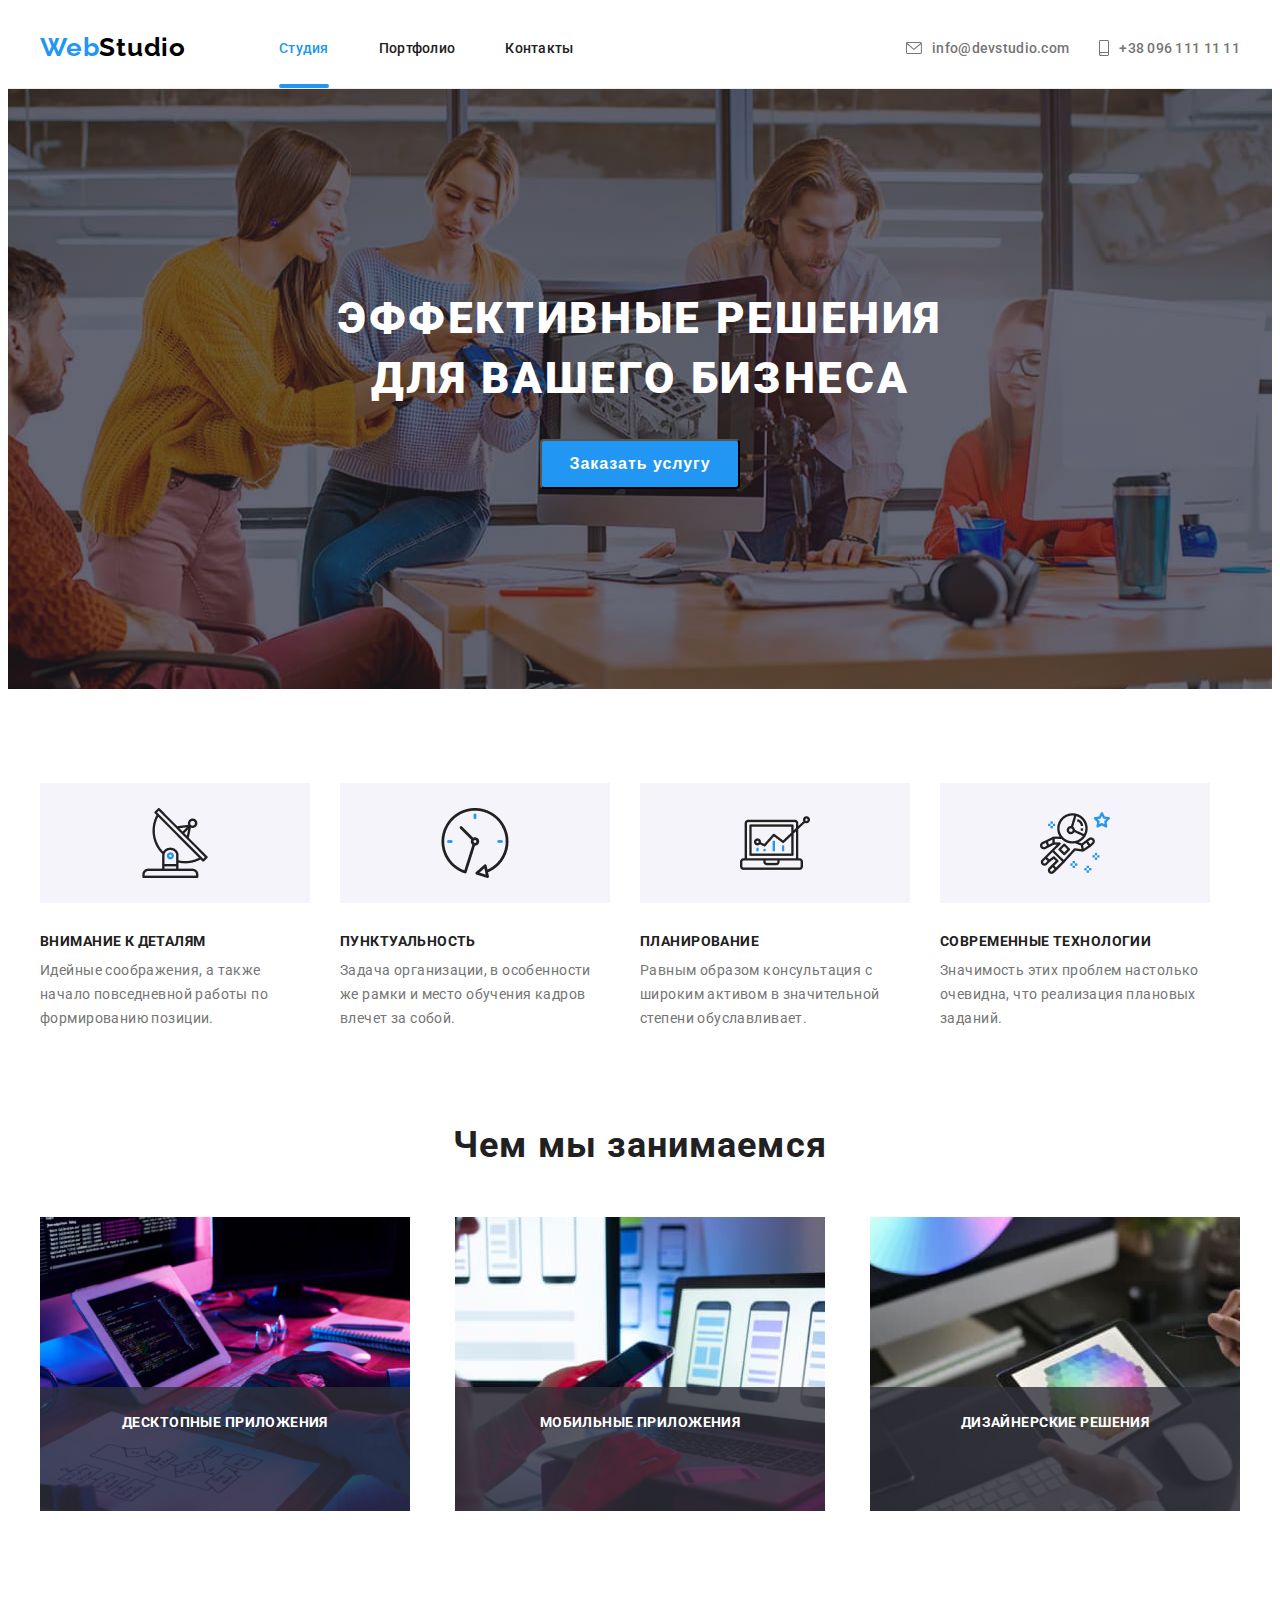
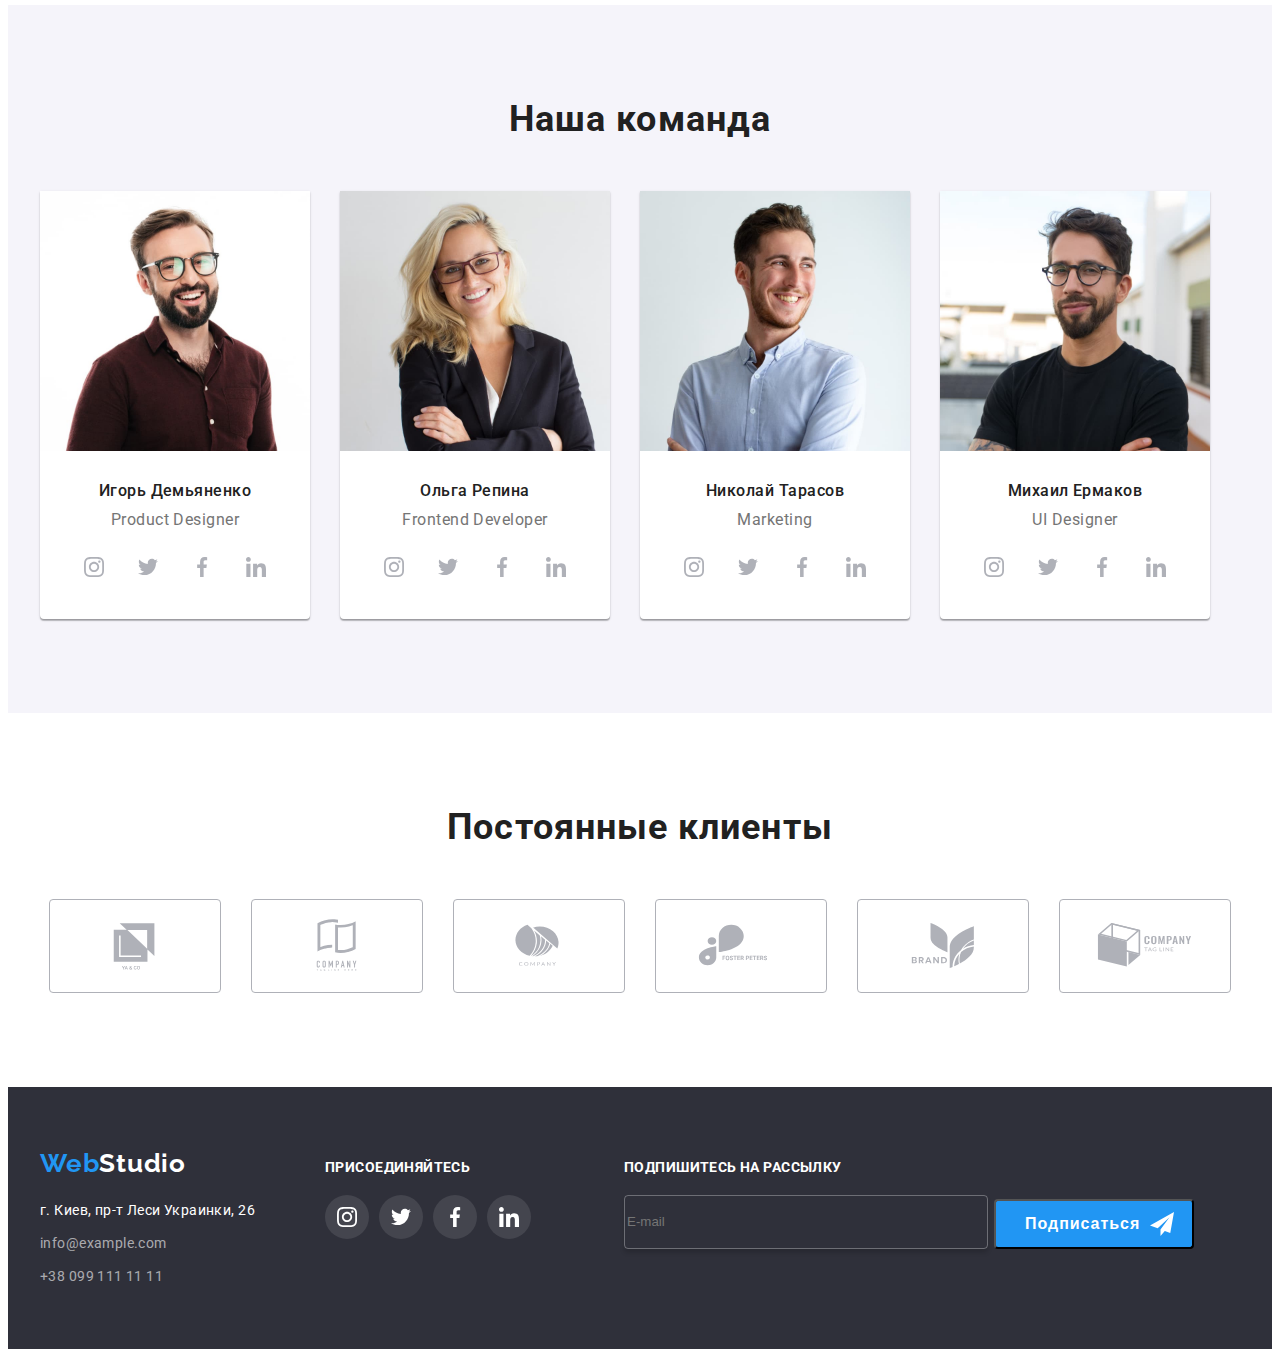
<file: index.html>
<!DOCTYPE html>
<html lang="ru">
  <head>
    <meta charset="UTF-8" />
    <meta http-equiv="X-UA-Compatible" content="IE=edge" />
    <meta name="viewport" content="width=device-width, initial-scale=1.0" />
    <title>Document</title>
    <link rel="preconnect" href="https://fonts.googleapis.com" />
    <link rel="preconnect" href="https://fonts.gstatic.com" crossorigin />
    <link
      href="https://fonts.googleapis.com/css2?family=Raleway:wght@700&family=Roboto:wght@400;500;700;900&display=swap"
      rel="stylesheet"
    />
    <link
      rel="stylesheet"
      href="https://cdnjs.cloudflare.com/ajax/libs/modern-normalize/1.1.0/modern-normalize.min.css"
      integrity="sha512-wpPYUAdjBVSE4KJnH1VR1HeZfpl1ub8YT/NKx4PuQ5NmX2tKuGu6U/JRp5y+Y8XG2tV+wKQpNHVUX03MfMFn9Q=="
      crossorigin="anonymous"
      referrerpolicy="no-referrer"
    />
    <!-- <link rel="stylesheet" href="./css/styles.css" /> -->
    <link rel="stylesheet" href="./css/main.min.css" />
  </head>
  <body>
    <header class="header">
      <div class="conteiner conteiner--header">
        <a class="logo logo--header line-none" href="index.html"
          ><span class="logo__web">Web</span>Studio</a
        >

        <button type="button" class="menu-button">
          <svg class="menu-button__icon" width="40" height="40">
            <use href="./images/social/icons.svg#icon-menu"></use>
          </svg>
        </button>

        <nav class="nav">
          <ul class="nav_list no-dots">
            <li class="nav__item">
              <a class="nav__link link line-none" href="index.html"> Студия </a>
            </li>
            <li class="nav__item">
              <a class="nav__link line-none" href="./portfolio.html">
                Портфолио
              </a>
            </li>
            <li class="nav__item">
              <a class="nav__link line-none" href=""> Контакты </a>
            </li>
          </ul>
        </nav>

        <ul class="contacts no-dots">
          <li class="contacts__item">
            <a class="contacts__link line-none" href="mailto:info@devstudio.com"
              ><svg class="contacts__icon" width="16" height="12">
                <use
                  href="./images/contacts/symbol-defs.svg#icon-envelope-1"
                ></use></svg
              >info@devstudio.com</a
            >
          </li>
          <li class="contacts__item">
            <a class="contacts__link line-none" href="tel:+380961111111"
              ><svg class="contacts__icon" width="10" height="16">
                <use
                  href="./images/contacts/symbol-defs.svg#icon-smartphone-1"
                ></use></svg
              >+38 096 111 11 11</a
            >
          </li>
        </ul>
      </div>

      <div class="menu is-hidden">
        <div class="conteiner menu-conteiner">
          <button type="button" class="menu-close-btn">
            <svg class="menu-close-btn__icon" width="40" height="40">
              <use href="./images/social/icons.svg#icon-close_menu"></use>
            </svg>
          </button>

          <nav class="nav-menu">
            <ul class="nav-menu_list no-dots">
              <li class="nav-menu__item">
                <a class="nav-menu__link link-menu line-none" href="index.html">
                  Студия
                </a>
              </li>
              <li class="nav-menu__item">
                <a class="nav-menu__link line-none" href="./portfolio.html">
                  Портфолио
                </a>
              </li>
              <li class="nav-menu__item">
                <a class="nav-menu__link line-none" href=""> Контакты </a>
              </li>
            </ul>
          </nav>

          <div class="contacts-menu">
            <ul class="contacts-menu__list no-dots">
              <li class="contacts-menu__item">
                <a class="contacts-menu__tel line-none" href="tel:+380961111111"
                  >+38 096 111 11 11</a
                >
              </li>
              <li class="contacts-menu__item">
                <a
                  class="contacts-menu__mail line-none"
                  href="mailto:info@devstudio.com"
                  >info@devstudio.com</a
                >
              </li>
            </ul>

            <ul class="menu-social no-dots">
              <li class="menu-social__item">
                <a class="menu-social__link line-none" href="">Instagram</a>
              </li>
              <li class="menu-social__item">
                <a class="menu-social__link line-none" href="">Twitter</a>
              </li>
              <li class="menu-social__item">
                <a class="menu-social__link line-none" href="">Facebook</a>
              </li>
              <li class="menu-social__item">
                <a class="menu-social__link line-none" href="">LinkedIn</a>
              </li>
            </ul>
          </div>
        </div>
      </div>
    </header>

    <main>
      <!-- секция с баннером -->
      <section class="baner">
        <div class="conteiner">
          <h1 class="baner__title">Эффективные решения для вашего бизнеса</h1>
          <button class="button" type="button" data-modal-open>
            Заказать услугу
          </button>
        </div>
      </section>

      <!-- секция с преимуществами -->
      <section class="benefits section">
        <div class="conteiner">
          <h2 class="visually-hidden">Наши преимущества</h2>
          <ul class="benefits__list no-dots">
            <li class="benefits__item">
              <h3 class="benefits__title">Внимание к деталям</h3>
              <p class="benefits__text">
                Идейные соображения, а также начало повседневной работы по
                формированию позиции.
              </p>
            </li>
            <li class="benefits__item">
              <h3 class="benefits__title">Пунктуальность</h3>
              <p class="benefits__text">
                Задача организации, в особенности же рамки и место обучения
                кадров влечет за собой.
              </p>
            </li>
            <li class="benefits__item">
              <h3 class="benefits__title">Планирование</h3>
              <p class="benefits__text">
                Равным образом консультация с широким активом в значительной
                степени обуславливает.
              </p>
            </li>
            <li class="benefits__item">
              <h3 class="benefits__title">Современные технологии</h3>
              <p class="benefits__text">
                Значимость этих проблем настолько очевидна, что реализация
                плановых заданий.
              </p>
            </li>
          </ul>
        </div>
      </section>

      <!-- секция Чем мы занимаемся -->
      <section class="pictures section">
        <div class="conteiner">
          <h2 class="title">Чем мы занимаемся</h2>
          <ul class="pictures__list no-dots">
            <li class="pictures__item">
              <a class="line-none" href=""
                ><div class="picture__caption">
                  <picture>
                    <source
                      srcset="
                        ./images/index/box_1.jpg        1x,
                        ./images/pictures2x/img1_2x.jpg 2x
                      "
                      media="(min-width:1200px)"
                    />
                    <img
                      class="pictures__images"
                      src="images/index/box_1.jpg"
                      alt="программист набирает код на компьютере"
                      width="370"
                    />
                  </picture>

                  <p class="pictures__text">десктопные приложения</p>
                </div></a
              >
            </li>
            <li class="pictures__item">
              <a class="line-none" href=""
                ><div class="picture__caption">
                  <picture>
                    <source
                      srcset="
                        ./images/index/box.2.jpg        1x,
                        ./images/pictures2x/img2_2x.jpg 2x
                      "
                      media="(min-width:1200px)"
                    />
                    <img
                      class="pictures__images"
                      src="images/index/box.2.jpg"
                      alt="человек держит телефон перед монитоором"
                      width="370"
                    />
                  </picture>

                  <p class="pictures__text">Мобильные приложения</p>
                </div></a
              >
            </li>
            <li class="pictures__item">
              <a class="line-none" href=""
                ><div class="picture__caption">
                  <picture>
                    <source
                      srcset="
                        ./images/index/box.3.jpg        1x,
                        ./images/pictures2x/img3_2x.jpg 2x
                      "
                      media="(min-width:1200px)"
                    />
                    <img
                      class="pictures__images"
                      src="images/index/box.3.jpg"
                      alt="планшет в руках у человека"
                      width="370"
                    />
                  </picture>

                  <p class="pictures__text">Дизайнерские решения</p>
                </div></a
              >
            </li>
          </ul>
        </div>
      </section>

      <!-- секция Наша команда -->
      <section class="team section">
        <div class="conteiner">
          <h2 class="title">Наша команда</h2>
          <ul class="team__list no-dots">
            <li class="team__item">
              <picture>
                <source
                  srcset="
                    ./images/index/igor-1.jpg     1x,
                    ./images/team2x/igor270_2.jpg 2x
                  "
                  media="(min-width:1200px)"
                />
                <source
                  srcset="
                    ./images/team1x/igor354_1x.jpg 1x,
                    ./images/team2x/igor354_2.jpg  2x
                  "
                  media="(min-width:768px)"
                />
                <source
                  srcset="
                    ./images/team1x/igor450_1x.jpg 1x,
                    ./images/team2x/igor450_2.jpg  2x
                  "
                  media="(min-width:320px)"
                />
                <img src="images/index/igor-1.jpg" alt="Игорь Демьяненко" />
              </picture>

              <h3 class="team__names">Игорь Демьяненко</h3>
              <p class="team__profession">Product Designer</p>
              <ul class="social__list no-dots">
                <li class="social__item">
                  <a class="social__link line-none" href=""
                    ><svg class="social__icon" width="20" height="20">
                      <use
                        href="./images/social/icons.svg#icon-instagram-1"
                      ></use></svg
                  ></a>
                </li>
                <li class="social__item">
                  <a class="social__link line-none" href=""
                    ><svg class="social__icon" width="20" height="20">
                      <use
                        href="./images/social/icons.svg#icon-twitter-1"
                      ></use></svg
                  ></a>
                </li>
                <li class="social__item">
                  <a class="social__link line-none" href=""
                    ><svg class="social__icon" width="20" height="20">
                      <use
                        href="./images/social/icons.svg#icon-facebook-1"
                      ></use></svg
                  ></a>
                </li>
                <li class="social__item">
                  <a class="social__link line-none" href=""
                    ><svg class="social__icon" width="20" height="20">
                      <use
                        href="./images/social/icons.svg#icon-linkedin-1"
                      ></use></svg
                  ></a>
                </li>
              </ul>
            </li>
            <li class="team__item">
              <picture>
                <source
                  srcset="
                    ./images/index/olga-1.jpg     1x,
                    ./images/team2x/olga270_2.jpg 2x
                  "
                  media="(min-width:1200px)"
                />
                <source
                  srcset="
                    ./images/team1x/olga354_1x.jpg 1x,
                    ./images/team2x/olga354_2.jpg  2x
                  "
                  media="(min-width:768px)"
                />
                <source
                  srcset="
                    ./images/team1x/olga450_1x.jpg 1x,
                    ./images/team2x/olga450_2.jpg  2x
                  "
                  media="(min-width:320px)"
                />
                <img src="images/team2x/olga270_2.jpg" alt="Игорь Демьяненко" />
              </picture>
              <h3 class="team__names">Ольга Репина</h3>
              <p class="team__profession">Frontend Developer</p>
              <ul class="social__list no-dots">
                <li class="social__item">
                  <a class="social__link" href=""
                    ><svg class="social__icon" width="20" height="20">
                      <use
                        href="./images/social/icons.svg#icon-instagram-1"
                      ></use></svg
                  ></a>
                </li>
                <li class="social__item">
                  <a class="social__link" href=""
                    ><svg class="social__icon" width="20" height="20">
                      <use
                        href="./images/social/icons.svg#icon-twitter-1"
                      ></use></svg
                  ></a>
                </li>
                <li class="social__item">
                  <a class="social__link" href=""
                    ><svg class="social__icon" width="20" height="20">
                      <use
                        href="./images/social/icons.svg#icon-facebook-1"
                      ></use></svg
                  ></a>
                </li>
                <li class="social__item">
                  <a class="social__link" href=""
                    ><svg class="social__icon" width="20" height="20">
                      <use
                        href="./images/social/icons.svg#icon-linkedin-1"
                      ></use></svg
                  ></a>
                </li>
              </ul>
            </li>
            <li class="team__item">
              <picture>
                <source
                  srcset="
                    ./images/index/nikolay-1.jpg 1x,
                    ./images/team2x/nik270_2.jpg 2x
                  "
                  media="(min-width:1200px)"
                />
                <source
                  srcset="
                    ./images/team1x/nik354_1x.jpg 1x,
                    ./images/team2x/nik354_2.jpg  2x
                  "
                  media="(min-width:768px)"
                />
                <source
                  srcset="
                    ./images/team1x/nik450_1x.jpg 1x,
                    ./images/team2x/nik450_2.jpg  2x
                  "
                  media="(min-width:320px)"
                />
                <img src="images/index/nikolay-1.jpg" alt="Николай Тарасов" />
              </picture>
              <h3 class="team__names">Николай Тарасов</h3>
              <p class="team__profession">Marketing</p>
              <ul class="social__list no-dots">
                <li class="social__item">
                  <a class="social__link" href=""
                    ><svg class="social__icon" width="20" height="20">
                      <use
                        href="./images/social/icons.svg#icon-instagram-1"
                      ></use></svg
                  ></a>
                </li>
                <li class="social__item">
                  <a class="social__link" href=""
                    ><svg class="social__icon" width="20" height="20">
                      <use
                        href="./images/social/icons.svg#icon-twitter-1"
                      ></use></svg
                  ></a>
                </li>
                <li class="social__item">
                  <a class="social__link" href=""
                    ><svg class="social__icon" width="20" height="20">
                      <use
                        href="./images/social/icons.svg#icon-facebook-1"
                      ></use></svg
                  ></a>
                </li>
                <li class="social__item">
                  <a class="social__link" href=""
                    ><svg class="social__icon" width="20" height="20">
                      <use
                        href="./images/social/icons.svg#icon-linkedin-1"
                      ></use></svg
                  ></a>
                </li>
              </ul>
            </li>
            <li class="team__item">
              <picture>
                <source
                  srcset="
                    ./images/index/mixa-1.jpg     1x,
                    ./images/team2x/mixa270_2.jpg 2x
                  "
                  media="(min-width:1200px)"
                />
                <source
                  srcset="
                    ./images/team1x/mixa354_1x.jpg 1x,
                    ./images/team2x/mixa354_2.jpg  2x
                  "
                  media="(min-width:768px)"
                />
                <source
                  srcset="
                    ./images/team1x/mixa450_1x.jpg 1x,
                    ./images/team2x/mixa450_2.jpg  2x
                  "
                  media="(min-width:320px)"
                />
                <img src="images/index/mixa-1.jpg" alt="Михаил Ермаков" />
              </picture>
              <h3 class="team__names">Михаил Ермаков</h3>
              <p class="team__profession">UI Designer</p>
              <ul class="social__list no-dots">
                <li class="social__item">
                  <a class="social__link" href=""
                    ><svg class="social__icon" width="20" height="20">
                      <use
                        href="./images/social/icons.svg#icon-instagram-1"
                      ></use></svg
                  ></a>
                </li>
                <li class="social__item">
                  <a class="social__link" href=""
                    ><svg class="social__icon" width="20" height="20">
                      <use
                        href="./images/social/icons.svg#icon-twitter-1"
                      ></use></svg
                  ></a>
                </li>
                <li class="social__item">
                  <a class="social__link" href=""
                    ><svg class="social__icon" width="20" height="20">
                      <use
                        href="./images/social/icons.svg#icon-facebook-1"
                      ></use></svg
                  ></a>
                </li>
                <li class="social__item">
                  <a class="social__link" href=""
                    ><svg class="social__icon" width="20" height="20">
                      <use
                        href="./images/social/icons.svg#icon-linkedin-1"
                      ></use></svg
                  ></a>
                </li>
              </ul>
            </li>
          </ul>
        </div>
      </section>

      <!-- секция Постоянные клиенты -->
      <section class="section clients">
        <div class="conteiner">
          <h2 class="title">Постоянные клиенты</h2>
          <ul class="clients__list no-dots">
            <li class="clients__item">
              <a class="clients__link line-none" href=""
                ><svg class="clients__icon" width="106" height="60">
                  <use
                    href="./images/clients/client-icon.svg#icon-group-1"
                  ></use></svg
              ></a>
            </li>
            <li class="clients__item">
              <a class="clients__link line-none" href=""
                ><svg class="clients__icon" width="106" height="60">
                  <use
                    href="./images/clients/client-icon.svg#icon-company-1"
                  ></use></svg
              ></a>
            </li>
            <li class="clients__item">
              <a class="clients__link line-none" href=""
                ><svg class="clients__icon" width="106" height="60">
                  <use
                    href="./images/clients/client-icon.svg#icon-Object-1"
                  ></use></svg
              ></a>
            </li>
            <li class="clients__item">
              <a class="clients__link line-none" href=""
                ><svg class="clients__icon" width="106" height="60">
                  <use
                    href="./images/clients/client-icon.svg#icon-foster-1"
                  ></use></svg
              ></a>
            </li>
            <li class="clients__item">
              <a class="clients__link line-none" href=""
                ><svg class="clients__icon" width="106" height="60">
                  <use
                    href="./images/clients/client-icon.svg#icon-brand-1"
                  ></use></svg
              ></a>
            </li>
            <li class="clients__item">
              <a class="clients__link line-none" href=""
                ><svg class="clients__icon" width="106" height="60">
                  <use
                    href="./images/clients/client-icon.svg#icon-tagline-1"
                  ></use></svg
              ></a>
            </li>
          </ul>
        </div>
      </section>
    </main>

    <footer class="footer">
      <div class="conteiner conteiner--footer">
        <div class="footer-logo-social">
          <div class="adress-logo">
            <a class="logo logo--footer line-none" href="index.html"
              ><span class="logo__web">Web</span>Studio</a
            >
            <address class="address">
              <p class="address__text">г. Киев, пр-т Леси Украинки, 26</p>
              <ul class="address__list no-dots">
                <li class="address__item">
                  <a
                    class="address__link line-none"
                    href="mailto:info@example.com"
                    >info@example.com</a
                  >
                </li>
                <li class="address__item">
                  <a class="address__link line-none" href="tel:+380991111111"
                    >+38 099 111 11 11</a
                  >
                </li>
              </ul>
            </address>
          </div>
          <div class="invitation">
            <p class="invitation__text">присоединяйтесь</p>
            <ul class="social__list no-dots">
              <li class="social__item">
                <a class="social__link line-none" href=""
                  ><svg class="social__icon" width="20" height="20">
                    <use
                      href="./images/social/icons.svg#icon-instagram-1"
                    ></use></svg
                ></a>
              </li>
              <li class="social__item">
                <a class="social__link line-none" href=""
                  ><svg class="social__icon" width="20" height="20">
                    <use
                      href="./images/social/icons.svg#icon-twitter-1"
                    ></use></svg
                ></a>
              </li>
              <li class="social__item">
                <a class="social__link line-none" href=""
                  ><svg class="social__icon" width="20" height="20">
                    <use
                      href="./images/social/icons.svg#icon-facebook-1"
                    ></use></svg
                ></a>
              </li>
              <li class="social__item">
                <a class="social__link line-none" href=""
                  ><svg class="social__icon" width="20" height="20">
                    <use
                      href="./images/social/icons.svg#icon-linkedin-1"
                    ></use></svg
                ></a>
              </li>
            </ul>
          </div>
        </div>

        <form class="footer-form">
          <div class="subscribe">
            <label for="user_email" class="subscribe__email"
              >Подпишитесь на рассылку</label
            >
            <input
              type="email"
              name="email"
              id="user_email"
              class="subscribe__input"
              placeholder="E-mail"
            />
          </div>
          <button type="submit" class="button button--footer">
            Подписаться<svg class="button__icon" width="24" height="24">
              <use href="./images/social/icons.svg#icon-icon_send1"></use>
            </svg>
          </button>
        </form>
      </div>
    </footer>

    <!-- is-hidden -->

    <div class="backdrop is-hidden" data-modal>
      <div class="modal">
        <button type="button" class="close-btn" data-modal-close>
          <svg class="close-btn__icon" width="18" height="18">
            <use href="./images/modal/symbol-defs.svg#icon-close-black-1"></use>
          </svg>
        </button>
        <p class="modal__title">Оставьте свои данные, мы вам перезвоним</p>
        <form action="#" class="modal__form">
          <div class="modal-field">
            <label for="user-name" class="modal-field__label">Имя</label>
            <div class="modal-field__wrap">
              <input
                type="text"
                class="modal-field__input"
                name="user-name"
                minlength="2"
                required
                id="user-name"
              />
              <svg class="modal-field__icon" width="18" height="18">
                <use href="./images/social/icons.svg#icon-person"></use>
              </svg>
            </div>
          </div>
          <div class="modal-field">
            <label for="user-tel" class="modal-field__label">Телефон</label>
            <div class="modal-field__wrap">
              <input
                type="tel"
                class="modal-field__input"
                name="user-tel"
                required
                id="user-tel"
              />
              <svg class="modal-field__icon" width="18" height="18">
                <use href="./images/social/icons.svg#icon-phone"></use>
              </svg>
            </div>
          </div>
          <div class="modal-field">
            <label for="user-email" class="modal-field__label">Почта</label>
            <div class="modal-field__wrap">
              <input
                type="email"
                class="modal-field__input"
                name="user-email"
                id="user-email"
              />
              <svg class="modal-field__icon" width="18" height="18">
                <use href="./images/social/icons.svg#icon-email"></use>
              </svg>
            </div>
          </div>

          <div class="field">
            <label for="user-text" class="modal-field__label"
              >Комментарий</label
            >
            <textarea
              name="user-text"
              id="user-text"
              class="modal-field__text"
              placeholder="Введите текст"
            ></textarea>
          </div>
          <div class="modal-policy">
            <input
              type="checkbox"
              class="modal-policy__check visually-hidden"
              name="policy"
              id="policy"
            />
            <label for="policy" class="modal-policy__text">
              Соглашаюсь с рассылкой и принимаю
              <a class="link-policy" href="">Условия договора</a></label
            >
          </div>
          <div class="submit-button">
            <button type="submit" class="button">Отправить</button>
          </div>
        </form>
      </div>
    </div>

    <script src="./js/model.js"></script>
    <script src="./js/menu.js"></script>
  </body>
</html>
</file>
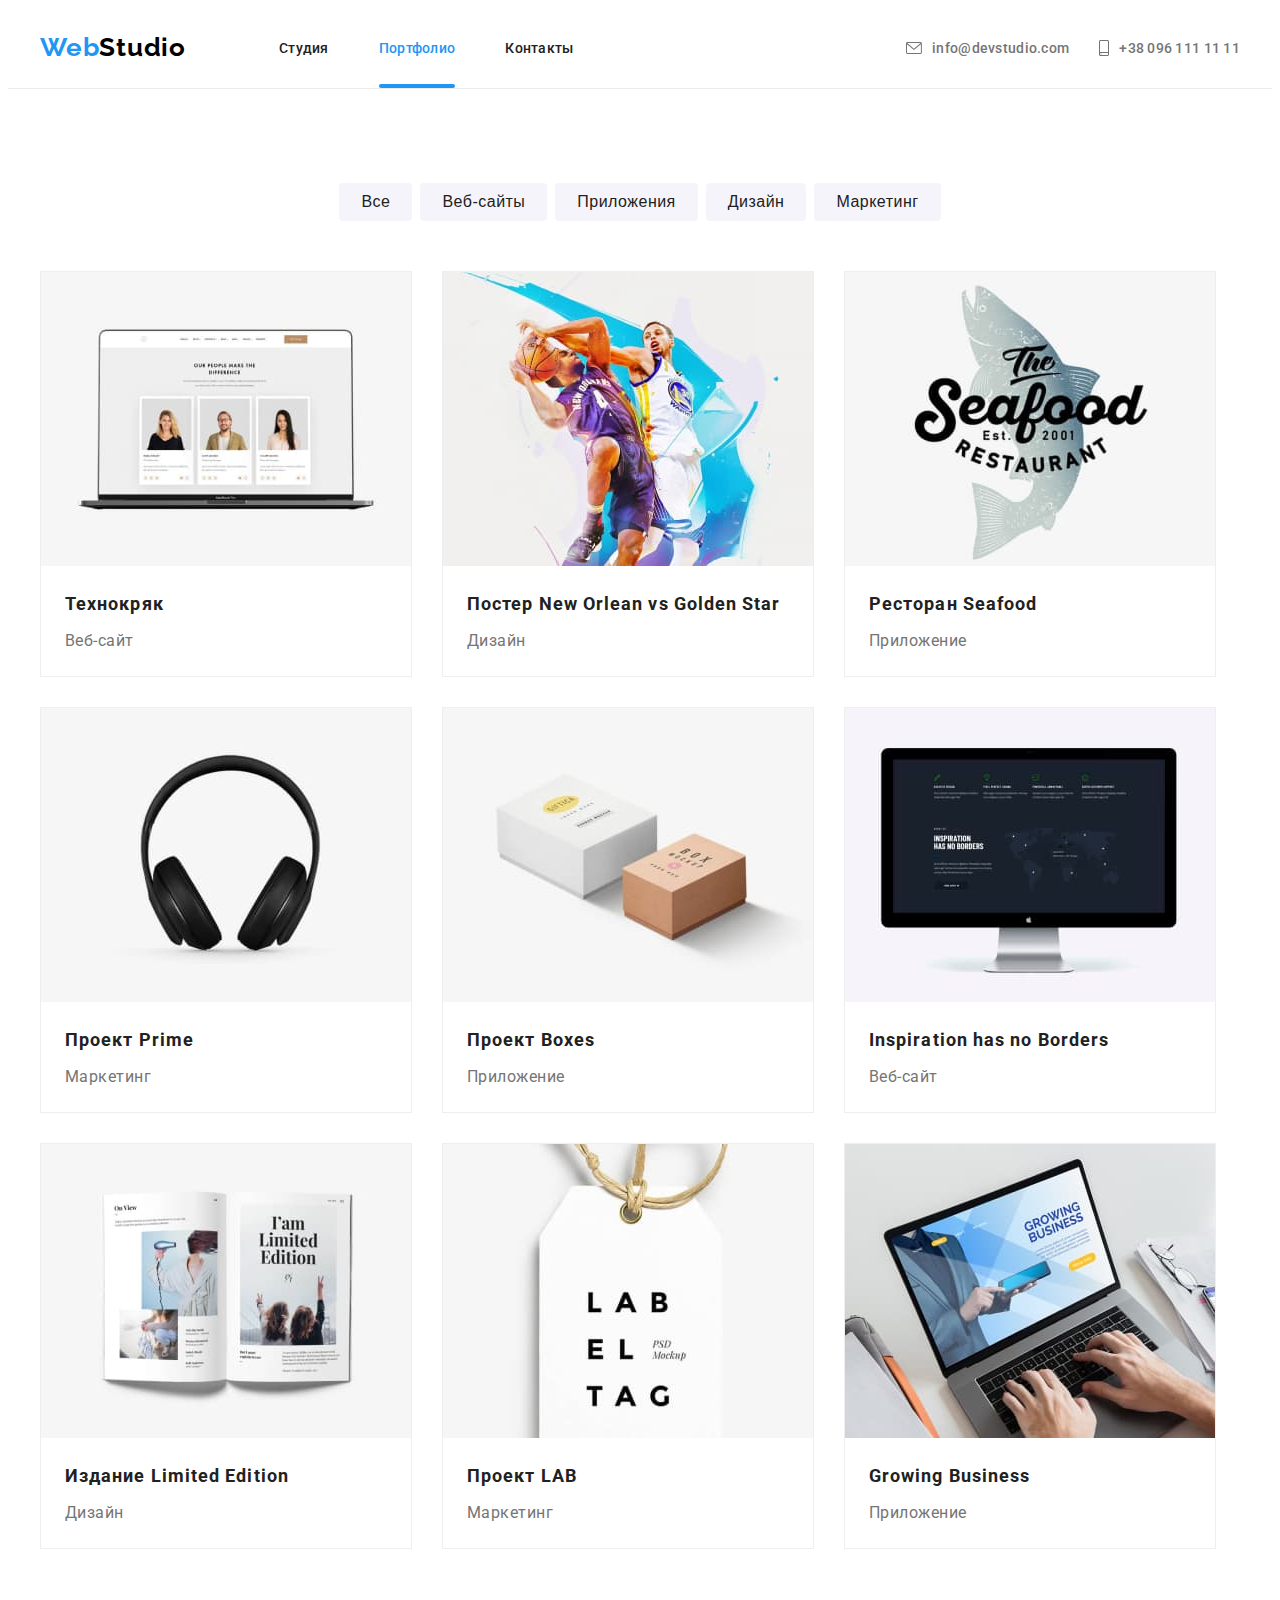
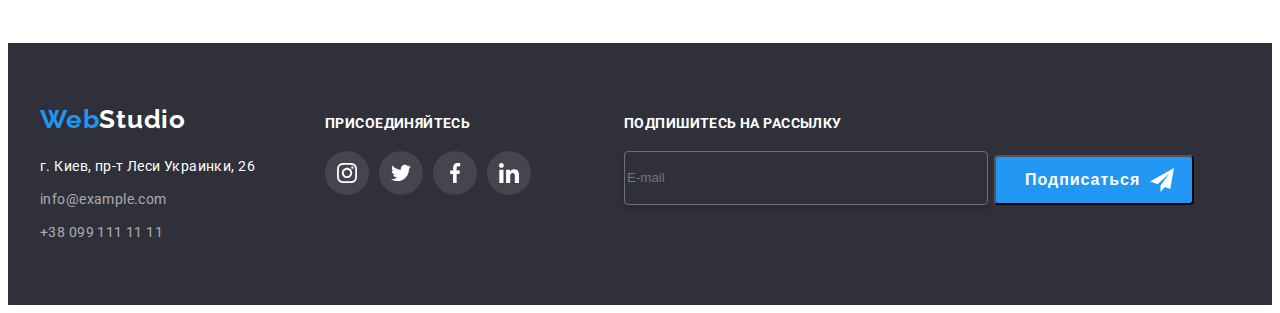
<file: portfolio.html>
<!DOCTYPE html>
<html lang="ru">
  <head>
    <meta charset="UTF-8" />
    <meta http-equiv="X-UA-Compatible" content="IE=edge" />
    <meta name="viewport" content="width=device-width, initial-scale=1.0" />
    <title>Document</title>
    <link rel="preconnect" href="https://fonts.googleapis.com" />
    <link rel="preconnect" href="https://fonts.gstatic.com" crossorigin />
    <link
      href="https://fonts.googleapis.com/css2?family=Raleway:wght@700&family=Roboto:wght@400;500;700;900&display=swap"
      rel="stylesheet"
    />
    <link
      rel="stylesheet"
      href="https://cdnjs.cloudflare.com/ajax/libs/modern-normalize/1.1.0/modern-normalize.min.css"
      integrity="sha512-wpPYUAdjBVSE4KJnH1VR1HeZfpl1ub8YT/NKx4PuQ5NmX2tKuGu6U/JRp5y+Y8XG2tV+wKQpNHVUX03MfMFn9Q=="
      crossorigin="anonymous"
      referrerpolicy="no-referrer"
    />
    <!-- <link rel="stylesheet" href="./css/styles.css" /> -->
    <link rel="stylesheet" href="./css/main.min.css" />
  </head>

  <body>
    <header class="header">
      <div class="conteiner conteiner--header">
        <a class="logo logo--header line-none" href="index.html"
          ><span class="logo__web">Web</span>Studio</a
        >

        <button type="button" class="menu-button">
          <svg class="menu-button__icon" width="40" height="40">
            <use href="./images/social/icons.svg#icon-menu"></use>
          </svg>
        </button>

        <nav class="nav">
          <ul class="nav_list no-dots">
            <li class="nav__item">
              <a class="nav__link line-none" href="index.html"> Студия </a>
            </li>
            <li class="nav__item">
              <a class="nav__link link line-none" href="./portfolio.html">
                Портфолио
              </a>
            </li>
            <li class="nav__item">
              <a class="nav__link line-none" href=""> Контакты </a>
            </li>
          </ul>
        </nav>

        <ul class="contacts no-dots">
          <li class="contacts__item">
            <a class="contacts__link line-none" href="mailto:info@devstudio.com"
              ><svg class="contacts__icon" width="16" height="12">
                <use
                  href="./images/contacts/symbol-defs.svg#icon-envelope-1"
                ></use></svg
              >info@devstudio.com</a
            >
          </li>
          <li class="contacts__item">
            <a class="contacts__link line-none" href="tel:+380961111111"
              ><svg class="contacts__icon" width="10" height="16">
                <use
                  href="./images/contacts/symbol-defs.svg#icon-smartphone-1"
                ></use></svg
              >+38 096 111 11 11</a
            >
          </li>
        </ul>
      </div>

      <div class="menu is-hidden">
        <div class="conteiner menu-conteiner">
          <button type="button" class="menu-close-btn">
            <svg class="menu-close-btn__icon" width="40" height="40">
              <use href="./images/social/icons.svg#icon-close_menu"></use>
            </svg>
          </button>

          <nav class="nav-menu">
            <ul class="nav-menu_list no-dots">
              <li class="nav-menu__item">
                <a class="nav-menu__link line-none" href="index.html">
                  Студия
                </a>
              </li>
              <li class="nav-menu__item">
                <a
                  class="nav-menu__link link-menu line-none"
                  href="./portfolio.html"
                >
                  Портфолио
                </a>
              </li>
              <li class="nav-menu__item">
                <a class="nav-menu__link line-none" href=""> Контакты </a>
              </li>
            </ul>
          </nav>

          <div class="contacts-menu">
            <ul class="contacts-menu__list no-dots">
              <li class="contacts-menu__item">
                <a class="contacts-menu__tel line-none" href="tel:+380961111111"
                  >+38 096 111 11 11</a
                >
              </li>
              <li class="contacts-menu__item">
                <a
                  class="contacts-menu__mail line-none"
                  href="mailto:info@devstudio.com"
                  >info@devstudio.com</a
                >
              </li>
            </ul>

            <ul class="menu-social no-dots">
              <li class="menu-social__item">
                <a class="menu-social__link line-none" href="">Instagram</a>
              </li>
              <li class="menu-social__item">
                <a class="menu-social__link line-none" href="">Twitter</a>
              </li>
              <li class="menu-social__item">
                <a class="menu-social__link line-none" href="">Facebook</a>
              </li>
              <li class="menu-social__item">
                <a class="menu-social__link line-none" href="">LinkedIn</a>
              </li>
            </ul>
          </div>
        </div>
      </div>
    </header>

    <main>
      <section class="section">
        <div class="conteiner">
          <h1 class="visually-hidden">Наши продукты</h1>

          <ul class="radio-btn no-dots">
            <li class="radio-btn__item">
              <button class="radio-btn__filter" type="button">Все</button>
            </li>
            <li class="radio-btn__item">
              <button class="radio-btn__filter" type="button">Веб-сайты</button>
            </li>
            <li class="radio-btn__item">
              <button class="radio-btn__filter" type="button">
                Приложения
              </button>
            </li>
            <li class="radio-btn__item">
              <button class="radio-btn__filter" type="button">Дизайн</button>
            </li>
            <li class="radio-btn__item">
              <button class="radio-btn__filter" type="button">Маркетинг</button>
            </li>
          </ul>

          <ul class="products__list no-dots">
            <li class="products__item">
              <div class="products__box">
                <picture>
                  <source
                    srcset="
                      ./images/portfolio1x_370/tehnocryak-1.jpg 1x,
                      ./images/portfolio2x_370/texkr370_2x.jpg  2x
                    "
                    media="(min-width:1200px)"
                  />
                  <source
                    srcset="
                      ./images/portfolio1x_354/texkr354_1x.jpg 1x,
                      ./images/portfolio2x_354/texkr354_2x.jpg 2x
                    "
                    media="(min-width:768px)"
                  />
                  <source
                    srcset="
                      ./images/portfolio1x_450/texkr450_1x.jpg 1x,
                      ./images/portfolio2x_450/texkr450_2x.jpg 2x
                    "
                    media="(min-width:320px)"
                  />
                  <img
                    class="products__img"
                    src="./images/portfolio1x_370/tehnocryak-1.jpg"
                    alt="экран ноутбука"
                    width="370"
                  />
                </picture>

                <p class="products__description">
                  Технокряк это современная площадка распространения
                  коронавируса. Компании используют эту платформу для цифрового
                  шпионажа и атак на защищённые сервера конкурентов.
                </p>
              </div>
              <div class="products__item-div">
                <h2 class="products__title">Технокряк</h2>
                <p class="products__type">Веб-сайт</p>
              </div>
            </li>
            <li class="products__item">
              <div class="products__box">
                <picture>
                  <source
                    srcset="
                      ./images/portfolio1x_370/poster-1.jpg   1x,
                      ./images/portfolio2x_370/post370_2x.jpg 2x
                    "
                    media="(min-width:1200px)"
                  />
                  <source
                    srcset="
                      ./images/portfolio1x_354/post354_1x.jpg 1x,
                      ./images/portfolio2x_354/post354_2x.jpg 2x
                    "
                    media="(min-width:768px)"
                  />
                  <source
                    srcset="
                      ./images/portfolio1x_450/post450_1x.jpg 1x,
                      ./images/portfolio2x_450/post450_2x.jpg 2x
                    "
                    media="(min-width:320px)"
                  />
                  <img
                    class="products__img"
                    src="./images/portfolio1x_370/poster-1.jpg"
                    alt="два баскетболиста с мячом"
                    width="370"
                  />
                </picture>

                <p class="products__description">
                  Технокряк это современная площадка распространения
                  коронавируса. Компании используют эту платформу для цифрового
                  шпионажа и атак на защищённые сервера конкурентов.
                </p>
              </div>
              <div class="products__item-div">
                <h2 class="products__title">
                  Постер New Orlean vs Golden Star
                </h2>
                <p class="products__type">Дизайн</p>
              </div>
            </li>
            <li class="products__item">
              <div class="products__box">
                <picture>
                  <source
                    srcset="
                      ./images/portfolio1x_370/seafood-1.jpg     1x,
                      ./images/portfolio2x_370/seafood370_2x.jpg 2x
                    "
                    media="(min-width:1200px)"
                  />
                  <source
                    srcset="
                      ./images/portfolio1x_354/seafood354_1x.jpg 1x,
                      ./images/portfolio2x_354/seafood354_2x.jpg 2x
                    "
                    media="(min-width:768px)"
                  />
                  <source
                    srcset="
                      ./images/portfolio1x_450/seafood450_1x.jpg 1x,
                      ./images/portfolio2x_450/seafood450_2x.jpg 2x
                    "
                    media="(min-width:320px)"
                  />
                  <img
                    class="products__img"
                    src="./images/portfolio1x_370/seafood-1.jpg"
                    alt="эмблема ресторана сифуд"
                    width="370"
                  />
                </picture>

                <p class="products__description">
                  Технокряк это современная площадка распространения
                  коронавируса. Компании используют эту платформу для цифрового
                  шпионажа и атак на защищённые сервера конкурентов.
                </p>
              </div>
              <div class="products__item-div">
                <h2 class="products__title">Ресторан Seafood</h2>
                <p class="products__type">Приложение</p>
              </div>
            </li>
            <li class="products__item">
              <div class="products__box">
                <picture>
                  <source
                    srcset="
                      ./images/portfolio1x_370/prime-1.jpg     1x,
                      ./images/portfolio2x_370/prime370_2x.jpg 2x
                    "
                    media="(min-width:1200px)"
                  />
                  <source
                    srcset="
                      ./images/portfolio1x_354/prime354_1x.jpg 1x,
                      ./images/portfolio2x_354/prime354_2x.jpg 2x
                    "
                    media="(min-width:768px)"
                  />
                  <source
                    srcset="
                      ./images/portfolio1x_450/prime450_1x.jpg 1x,
                      ./images/portfolio2x_450/prime450_2x.jpg 2x
                    "
                    media="(min-width:320px)"
                  />
                  <img
                    class="products__img"
                    src="./images/portfolio1x_370/prime-1.jpg"
                    alt="наушники"
                    width="370"
                  />
                </picture>

                <p class="products__description">
                  Технокряк это современная площадка распространения
                  коронавируса. Компании используют эту платформу для цифрового
                  шпионажа и атак на защищённые сервера конкурентов.
                </p>
              </div>
              <div class="products__item-div">
                <h2 class="products__title">Проект Prime</h2>
                <p class="products__type">Маркетинг</p>
              </div>
            </li>
            <li class="products__item">
              <div class="products__box">
                <picture>
                  <source
                    srcset="
                      ./images/portfolio1x_370/boxes-1.jpg   1x,
                      ./images/portfolio2x_370/box370_2x.jpg 2x
                    "
                    media="(min-width:1200px)"
                  />
                  <source
                    srcset="
                      ./images/portfolio1x_354/box354_1x.jpg 1x,
                      ./images/portfolio2x_354/box354_2x.jpg 2x
                    "
                    media="(min-width:768px)"
                  />
                  <source
                    srcset="
                      ./images/portfolio1x_450/box450_1x.jpg 1x,
                      ./images/portfolio2x_450/box450_2x.jpg 2x
                    "
                    media="(min-width:320px)"
                  />
                  <img
                    class="products__img"
                    src="./images/portfolio1x_370/boxes-1.jpg"
                    alt="белая коробка рядом с коричневой коробкой"
                    width="370"
                  />
                </picture>

                <p class="products__description">
                  Технокряк это современная площадка распространения
                  коронавируса. Компании используют эту платформу для цифрового
                  шпионажа и атак на защищённые сервера конкурентов.
                </p>
              </div>
              <div class="products__item-div">
                <h2 class="products__title">Проект Boxes</h2>
                <p class="products__type">Приложение</p>
              </div>
            </li>
            <li class="products__item">
              <div class="products__box">
                <picture>
                  <source
                    srcset="
                      ./images/portfolio1x_370/inspiration-1.jpg 1x,
                      ./images/portfolio2x_370/monitor370_2x.jpg 2x
                    "
                    media="(min-width:1200px)"
                  />
                  <source
                    srcset="
                      ./images/portfolio1x_354/monitor354_1x.jpg 1x,
                      ./images/portfolio2x_354/monitor354_2x.jpg 2x
                    "
                    media="(min-width:768px)"
                  />
                  <source
                    srcset="
                      ./images/portfolio1x_450/monitor450_1x.jpg 1x,
                      ./images/portfolio2x_450/monitor450_2x.jpg 2x
                    "
                    media="(min-width:320px)"
                  />
                  <img
                    class="products__img"
                    src="./images/portfolio1x_370/inspiration-1.jpg"
                    alt="монитор компьютера"
                    width="370"
                  />
                </picture>

                <p class="products__description">
                  Технокряк это современная площадка распространения
                  коронавируса. Компании используют эту платформу для цифрового
                  шпионажа и атак на защищённые сервера конкурентов.
                </p>
              </div>
              <div class="products__item-div">
                <h2 class="products__title">Inspiration has no Borders</h2>
                <p class="products__type">Веб-сайт</p>
              </div>
            </li>
            <li class="products__item">
              <div class="products__box">
                <picture>
                  <source
                    srcset="
                      ./images/portfolio1x_370/limited-1.jpg  1x,
                      ./images/portfolio2x_370/book370_2x.jpg 2x
                    "
                    media="(min-width:1200px)"
                  />
                  <source
                    srcset="
                      ./images/portfolio1x_354/book354_1x.jpg 1x,
                      ./images/portfolio2x_354/book354_2x.jpg 2x
                    "
                    media="(min-width:768px)"
                  />
                  <source
                    srcset="
                      ./images/portfolio1x_450/book450_1x.jpg 1x,
                      ./images/portfolio2x_450/book450_2x.jpg 2x
                    "
                    media="(min-width:320px)"
                  />
                  <img
                    class="products__img"
                    src="./images/portfolio1x_370/limited-1.jpg"
                    alt="расскрытая книга"
                    width="370"
                  />
                </picture>

                <p class="products__description">
                  Технокряк это современная площадка распространения
                  коронавируса. Компании используют эту платформу для цифрового
                  шпионажа и атак на защищённые сервера конкурентов.
                </p>
              </div>
              <div class="products__item-div">
                <h2 class="products__title">Издание Limited Edition</h2>
                <p class="products__type">Дизайн</p>
              </div>
            </li>
            <li class="products__item">
              <div class="products__box">
                <picture>
                  <source
                    srcset="
                      ./images/portfolio1x_370/lab-1.jpg       1x,
                      ./images/portfolio2x_370/lable370_2x.jpg 2x
                    "
                    media="(min-width:1200px)"
                  />
                  <source
                    srcset="
                      ./images/portfolio1x_354/lable354_1x.jpg 1x,
                      ./images/portfolio2x_354/lable354_2x.jpg 2x
                    "
                    media="(min-width:768px)"
                  />
                  <source
                    srcset="
                      ./images/portfolio1x_450/lable450_1x.jpg 1x,
                      ./images/portfolio2x_450/lable450_2x.jpg 2x
                    "
                    media="(min-width:320px)"
                  />
                  <img
                    class="products__img"
                    src="./images/portfolio1x_370/lab-1.jpg"
                    alt="этикетка"
                    width="370"
                  />
                </picture>

                <p class="products__description">
                  Технокряк это современная площадка распространения
                  коронавируса. Компании используют эту платформу для цифрового
                  шпионажа и атак на защищённые сервера конкурентов.
                </p>
              </div>
              <div class="products__item-div">
                <h2 class="products__title">Проект LAB</h2>
                <p class="products__type">Маркетинг</p>
              </div>
            </li>
            <li class="products__item">
              <div class="products__box">
                <picture>
                  <source
                    srcset="
                      ./images/portfolio1x_370/growing-1.jpg  1x,
                      ./images/portfolio2x_370/grow370_2x.jpg 2x
                    "
                    media="(min-width:1200px)"
                  />
                  <source
                    srcset="
                      ./images/portfolio1x_354/grow354_1x.jpg 1x,
                      ./images/portfolio2x_354/grow354_2x.jpg 2x
                    "
                    media="(min-width:768px)"
                  />
                  <source
                    srcset="
                      ./images/portfolio1x_450/grow450_1x.jpg 1x,
                      ./images/portfolio2x_450/grow450_2x.jpg 2x
                    "
                    media="(min-width:320px)"
                  />
                  <img
                    class="products__img"
                    src="./images/portfolio1x_370/growing-1.jpg"
                    alt="ноутбук с руками человека"
                    width="370"
                  />
                </picture>

                <p class="products__description">
                  Технокряк это современная площадка распространения
                  коронавируса. Компании используют эту платформу для цифрового
                  шпионажа и атак на защищённые сервера конкурентов.
                </p>
              </div>
              <div class="products__item-div">
                <h2 class="products__title">Growing Business</h2>
                <p class="products__type">Приложение</p>
              </div>
            </li>
          </ul>
        </div>
      </section>
    </main>

    <footer class="footer">
      <div class="conteiner conteiner--footer">
        <div class="footer-logo-social">
          <div class="adress-logo">
            <a class="logo logo--footer line-none" href="index.html"
              ><span class="logo__web">Web</span>Studio</a
            >
            <address class="address">
              <p class="address__text">г. Киев, пр-т Леси Украинки, 26</p>
              <ul class="address__list no-dots">
                <li class="address__item">
                  <a
                    class="address__link line-none"
                    href="mailto:info@example.com"
                    >info@example.com</a
                  >
                </li>
                <li class="address__item">
                  <a class="address__link line-none" href="tel:+380991111111"
                    >+38 099 111 11 11</a
                  >
                </li>
              </ul>
            </address>
          </div>
          <div class="invitation">
            <p class="invitation__text">присоединяйтесь</p>
            <ul class="social__list no-dots">
              <li class="social__item">
                <a class="social__link line-none" href=""
                  ><svg class="social__icon" width="20" height="20">
                    <use
                      href="./images/social/icons.svg#icon-instagram-1"
                    ></use></svg
                ></a>
              </li>
              <li class="social__item">
                <a class="social__link line-none" href=""
                  ><svg class="social__icon" width="20" height="20">
                    <use
                      href="./images/social/icons.svg#icon-twitter-1"
                    ></use></svg
                ></a>
              </li>
              <li class="social__item">
                <a class="social__link line-none" href=""
                  ><svg class="social__icon" width="20" height="20">
                    <use
                      href="./images/social/icons.svg#icon-facebook-1"
                    ></use></svg
                ></a>
              </li>
              <li class="social__item">
                <a class="social__link line-none" href=""
                  ><svg class="social__icon" width="20" height="20">
                    <use
                      href="./images/social/icons.svg#icon-linkedin-1"
                    ></use></svg
                ></a>
              </li>
            </ul>
          </div>
        </div>

        <form class="footer-form">
          <div class="subscribe">
            <label for="user_email" class="subscribe__email"
              >Подпишитесь на рассылку</label
            >
            <input
              type="email"
              name="email"
              id="user_email"
              class="subscribe__input"
              placeholder="E-mail"
            />
          </div>
          <button type="submit" class="button button--footer">
            Подписаться<svg class="button__icon" width="24" height="24">
              <use href="./images/social/icons.svg#icon-icon_send1"></use>
            </svg>
          </button>
        </form>
      </div>
    </footer>

    <script src="./js/menu.js"></script>
  </body>
</html>
</file>
<file: css/main.min.css>
:root{--title-color: #212121;--button-color: #2196f3;--primery-text-color: #757575;--baner-text-color: #fff;--baner-color: rgba(196, 196, 196, 1);--filter-color: rgba(245, 244, 250, 1);--footer-text-color: rgba(255, 255, 255, 0.6);--footer-color: rgba(47, 48, 58, 1);--benefits-item-color: rgba(245, 244, 250, 1);--border-clients-color: rgba(175, 177, 184, 1);--icon-color: rgba(175, 177, 184, 1);--icon-hover-color: #fff;--footer-invitation-bg: rgba(255, 255, 255, 0.1);--backdrop-color: rgba(0, 0, 0, 0.2);--products-description-color: rgba(33, 150, 243, 0.9);--input-border-color: rgba(33, 33, 33, 0.2)}.visually-hidden{position:absolute;white-space:nowrap;width:1px;height:1px;overflow:hidden;border:0;padding:0;clip:rect(0 0 0 0);clip-path:inset(50%);margin:-1px}ul,p,h1,h2,h3{margin:0;padding:0}button{cursore:pointer}img{display:block;width:100%}.line-none{text-decoration:none}.no-dots{list-style:none}body{background-color:#fff;font-family:Roboto, sans-serif;color:var(--primery-text-color)}.section{padding-top:60px;padding-bottom:60px}@media screen and (min-width: 768px){.section{padding-top:60px;padding-bottom:60px}}@media screen and (min-width: 1200px){.section{padding-top:94px;padding-bottom:94px}}.title{font-weight:700;font-size:28px;line-height:1.18;text-align:center;letter-spacing:0.03em;margin-bottom:30px;color:var(--title-color)}@media screen and (min-width: 1200px){.title{font-size:36px;line-height:1.166;margin-bottom:50px}}.header{padding-top:10px;padding-bottom:10px;border-bottom:1px solid #ececec}@media screen and (min-width: 768px){.header{padding-top:21px;padding-bottom:21px}}@media screen and (min-width: 1200px){.header{padding-top:24px;padding-bottom:25px}}.conteiner--header{display:flex;align-items:center}.logo--header{margin-right:auto}@media screen and (min-width: 768px){.logo--header{margin-right:88px}}@media screen and (min-width: 1200px){.logo--header{margin-right:93px}}.menu-button{width:40px;height:40px;padding-left:auto;background-color:#ffffff;display:block;justify-content:center;align-items:center;border:none}.menu-button:focus{border-color:var(--button-color);fill:var(--button-color)}@media screen and (min-width: 768px){.menu-button{display:none}}.menu-button__icon{fill:#000;transition-property:fill;transition-duration:250ms;transition-timing-function:cubic-bezier(0.4, 0, 0.2, 1)}.menu-button:hover .menu-button__icon{fill:var(--button-color)}.nav_list{display:flex}@media screen and (max-width: 767px){.nav_list{flex-direction:column;justify-content:space-between}}.nav{display:none}@media screen and (min-width: 768px){.nav{display:block}}.nav__item,.contacts__item{font-weight:500;font-size:14px;line-height:1.143;letter-spacing:0.02em;margin-right:50px}@media screen and (min-width: 768px){.contacts__item{margin-right:0}}@media screen and (min-width: 1200px){.contacts__item:first-child{margin-right:30px}}@media screen and (max-width: 1199px){.contacts__item:first-child{margin-bottom:10px}}.nav__item:last-child,.contacts__item:last-child{margin-right:0}.nav__link{color:var(--title-color);transition-property:color;transition-duration:250ms;transition-timing-function:cubic-bezier(0.4, 0, 0.2, 1)}.link{color:var(--button-color);position:relative}.link::after{content:"";width:100%;height:4px;border-radius:2px;background-color:var(--button-color);position:absolute;left:0;bottom:-32px}.contacts{display:none}@media screen and (min-width: 768px){.contacts{display:flex;flex-direction:column;align-items:flex-start;margin-left:auto}}@media screen and (min-width: 1200px){.contacts{flex-direction:row}}.contacts__link{color:var(--primery-text-color);display:flex;align-items:center;transition-property:color;transition-duration:250ms;transition-timing-function:cubic-bezier(0.4, 0, 0.2, 1)}.contacts__link .contacts__icon{margin-right:10px;fill:currentColor}.nav__link:hover,.nav__link:active,.nav__link:focus,.contacts__link:hover,.contacts__link:focus{color:var(--button-color)}.footer-form{width:100%;display:flex;flex-direction:column;align-items:center;position:relative}@media screen and (min-width: 1200px){.footer-form{width:570px;flex-direction:row;align-items:flex-start}}.subscribe{width:100%;display:flex;flex-direction:column;align-items:center;padding-bottom:20px}.subscribe__email{padding-bottom:20px;font-weight:700;font-size:14px;line-height:1.143;letter-spacing:0.03em;text-transform:uppercase;color:var(--icon-hover-color)}.subscribe__input{width:100%;background-color:transparent;height:50px;border:1px solid rgba(255,255,255,0.3);border-radius:4px;box-shadow:0px 4px 4px rgba(0,0,0,0.15)}@media screen and (min-width: 768px){.subscribe__input{max-width:450px}}@media screen and (min-width: 1200px){.subscribe__input{width:358px}}@media screen and (min-width: 1200px){.subscribe{padding-bottom:0;align-items:flex-start}}.button--footer{padding-top:10px;padding-bottom:10px;padding-left:29px;display:flex;align-items:center}.button--footer .button__icon{fill:currentColor;margin-left:10px}@media screen and (min-width: 1200px){.button--footer{position:absolute;bottom:0px;right:0px}}.footer{color:#fff;background-color:var(--footer-color);padding:60px 0}.conteiner--footer{display:flex;flex-direction:column;align-items:center}@media screen and (min-width: 1200px){.conteiner--footer{align-items:baseline;flex-direction:row}}.footer-logo-social{width:100%;display:flex;flex-direction:column;align-items:center}@media screen and (min-width: 768px){.footer-logo-social{flex-direction:row;justify-content:space-around;padding-bottom:60px}}@media screen and (min-width: 1200px){.footer-logo-social{width:auto;justify-content:flex-start;align-items:baseline;padding-bottom:0}}.adress-logo{display:flex;flex-direction:column;align-items:center}@media screen and (min-width: 1200px){.adress-logo{margin-right:70px;align-items:flex-start}}.logo.logo--footer{color:#fff}.address{display:flex;flex-direction:column;align-items:center;margin-top:20px}.address__text,.address__item{font-style:normal;font-size:14px;line-height:1.71;letter-spacing:0.03em;margin-bottom:9px}@media screen and (min-width: 1200px){.address{align-items:flex-start}}.address__item:last-child{margin-bottom:0}.address__link{color:var(--footer-text-color);transition-property:color;transition-duration:250ms;transition-timing-function:cubic-bezier(0.4, 0, 0.2, 1)}.address__link:hover{color:var(--button-color)}.invitation{display:flex;flex-direction:column;align-items:center;padding-top:60px;padding-bottom:60px}@media screen and (min-width: 768px){.invitation{padding-top:0;padding-bottom:0}}@media screen and (min-width: 1200px){.invitation{padding-top:12px;align-items:flex-start}}.invitation__text{font-weight:700;font-size:14px;line-height:16px;letter-spacing:0.03em;text-transform:uppercase;margin-bottom:20px}.invitation .social__link{color:var(--icon-hover-color);background-color:var(--footer-invitation-bg);transition-property:background-color;transition-duration:250ms;transition-timing-function:cubic-bezier(0.4, 0, 0.2, 1)}@media screen and (min-width: 1200px){.invitation{margin-right:93px}}.invitation .social__link:hover,.invitation .social__link:focus{background-color:var(--button-color)}.conteiner{width:100vw;margin-left:auto;margin-right:auto;padding:0 15px}@media screen and (min-width: 480px){.conteiner{width:480px}}@media screen and (min-width: 768px){.conteiner{width:768px}}@media screen and (min-width: 1200px){.conteiner{width:1200px}}.logo{font-family:Raleway;font-weight:700;font-size:26px;line-height:1.2;letter-spacing:0.03em;color:#000}.logo__web{color:var(--button-color)}.menu{width:100vw;height:100vh;background-color:#fff;position:fixed;top:0;padding:48px 40px;z-index:3}.menu-conteiner{height:100%;position:relative;display:flex;flex-direction:column;justify-content:space-between}.menu-close-btn{width:40px;height:40px;border:none;background-color:transparent;display:flex;position:absolute;top:-38px;right:15px}.menu-close-btn__icon{transition-property:fill;transition-duration:250ms;transition-timing-function:cubic-bezier(0.4, 0, 0.2, 1)}.menu-close-btn:hover .menu-close-btn__icon{fill:var(--button-color)}.nav-menu__item{font-weight:500;font-size:40px;line-height:1.18;letter-spacing:0.02em}.nav-menu__item:not(:last-child){margin-bottom:32px}.nav-menu{margin-bottom:auto}.contacts-menu__item:first-child{margin-bottom:32px}.contacts-menu__tel{font-weight:500;font-size:34px;line-height:1.18;letter-spacing:0.02em;color:var(--button-color);margin-bottom:32px}.contacts-menu__item:last-child{margin-bottom:64px}.contacts-menu__mail{font-weight:500;font-size:24px;line-height:1.17;letter-spacing:0.02em;color:var(--primery-text-color)}.nav-menu__link{color:var(--title-color);transition-property:color;transition-duration:250ms;transition-timing-function:cubic-bezier(0.4, 0, 0.2, 1)}.nav-menu__link:hover,.nav-menu__link:focus{color:var(--button-color)}.menu-social{display:flex;flex-wrap:wrap;justify-content:flex-start}.menu-social__link{font-weight:500;font-size:18px;line-height:1.22;letter-spacing:0.02em;color:var(--button-color)}.menu-social__item:not(:last-child){padding-right:10px;border-right:1px solid rgba(33,33,33,0.2)}.menu-social__item:not(:first-child){padding-left:10px}.link-menu{color:var(--button-color)}.baner{max-width:480px;margin-right:auto;margin-left:auto;padding-top:118px;padding-bottom:118px;display:flex;align-items:center;background-repeat:no-repeat;background-position:center;background-size:cover;background-color:var(--baner-color);text-align:center;background-image:linear-gradient(to right, rgba(47,48,58,0.4), rgba(47,48,58,0.4)),url("../images/bg-img/hero480_1.jpg")}@media (min-device-pixel-ratio: 2), (-webkit-min-device-pixel-ratio: 2), (min-resolution: 192dpi), (min-resolution: 2dppx){.baner{background-image:linear-gradient(to right, rgba(47,48,58,0.4), rgba(47,48,58,0.4)),url("../images/bg-img/hero480_2x-min.jpg")}}@media screen and (min-width: 768px){.baner{max-width:768px;background-image:linear-gradient(to right, rgba(47,48,58,0.4), rgba(47,48,58,0.4)),url("../images/bg-img/hero768_1-min.jpg")}}@media screen and (min-width: 768px) and (min-device-pixel-ratio: 2), screen and (min-width: 768px) and (-webkit-min-device-pixel-ratio: 2), screen and (min-width: 768px) and (min-resolution: 192dpi), screen and (min-width: 768px) and (min-resolution: 2dppx){.baner{background-image:linear-gradient(to right, rgba(47,48,58,0.4), rgba(47,48,58,0.4)),url("../images/bg-img/hero768_2x-min.jpg")}}@media screen and (min-width: 1200px){.baner{padding-top:200px;padding-bottom:200px;max-width:1600px;background-image:linear-gradient(to right, rgba(47,48,58,0.4), rgba(47,48,58,0.4)),url("../images/bg-img/image.jpg")}}@media screen and (min-width: 1200px) and (min-device-pixel-ratio: 2), screen and (min-width: 1200px) and (-webkit-min-device-pixel-ratio: 2), screen and (min-width: 1200px) and (min-resolution: 192dpi), screen and (min-width: 1200px) and (min-resolution: 2dppx){.baner{background-image:linear-gradient(to right, rgba(47,48,58,0.4), rgba(47,48,58,0.4)),url("../images/bg-img/hero1600_2x-min.jpg")}}.baner__title{color:var(--baner-text-color);font-weight:900;font-size:26px;line-height:1.62;text-align:center;letter-spacing:0.06em;text-transform:uppercase;margin-right:auto;margin-left:auto;margin-bottom:30px}@media screen and (min-width: 480px){.baner__title{max-width:360px}}@media screen and (min-width: 1200px){.baner__title{max-width:696px;font-size:44px;line-height:1.36}}.button{width:200px;height:50px;background-color:var(--button-color);box-shadow:0px 4px 4px var(rgba(0,0,0,0.15));border-radius:4px;font-weight:700;font-size:16px;line-height:1.87;letter-spacing:0.06em;color:var(--baner-text-color);cursor:pointer}.button:hover,.button:focus{transition-property:color, background-color;transition-duration:250ms;transition-timing-function:cubic-bezier(0.4, 0, 0.2, 1);background-color:var(--icon-hover-color);color:var(--button-color)}.backdrop{position:fixed;top:0;left:0;width:100vw;height:100vh;background-color:var(--backdrop-color);display:flex;align-items:flex-start;justify-content:center}@media screen and (min-width: 480px){.backdrop{align-items:center}}.modal{width:450px;min-height:581px;background-color:#fff;position:relative;padding:40px}@media screen and (min-width: 1200px){.modal{width:528px}}.close-btn{width:30px;height:30px;border-radius:50%;background-color:#ffffff;border:1px solid rgba(0,0,0,0.1);display:flex;justify-content:center;align-items:center;position:absolute;top:8px;right:8px}.close-btn:focus{border-color:var(--button-color);fill:var(--button-color)}.close-btn__icon{transition-property:fill;transition-duration:250ms;transition-timing-function:cubic-bezier(0.4, 0, 0.2, 1)}.close-btn:hover .close-btn__icon{fill:var(--button-color)}.is-hidden{opacity:0;visibility:hidden;pointer-events:none}.modal__title{font-weight:700;font-size:20px;line-height:1.15;text-align:center;letter-spacing:0.03em;color:var(--title-color);margin-bottom:12px}.modal-field{margin-bottom:10px}.modal-field__label{font-weight:400;font-size:12px;line-height:1.17;letter-spacing:0.01em;display:block;margin-bottom:4px}.modal-field__wrap{position:relative}.modal-field__text{width:100%;height:120px;border:1px solid var(--input-border-color);border-radius:4px;padding:12px 16px;color:var(--title-color);font-size:14px;resize:none}.modal-field__input{width:100%;height:40px;border:1px solid var(--input-border-color);border-radius:4px;padding-left:42px;color:var(--title-color);font-size:14px;outline:none;transition-property:border-color;transition-duration:250ms;transition-timing-function:cubic-bezier(0.4, 0, 0.2, 1)}.modal-field__input:focus{border-color:var(--button-color)}.modal-field__input:focus+.modal-field__icon{fill:var(--button-color)}.modal-field__icon{fill:var(--title-color);position:absolute;left:12px;top:50%;transform:translateY(-50%);transition-property:fill;transition-duration:250ms;transition-timing-function:cubic-bezier(0.4, 0, 0.2, 1)}.field{margin-bottom:20px}.field:focus{border-color:var(--button-color)}.modal-policy{display:flex;justify-content:center;margin-bottom:30px}.modal-policy__text{font-size:14px;line-height:1.71;letter-spacing:0.03em;display:flex;align-items:center;position:relative}.link-policy{margin-left:6px;color:var(--button-color)}.modal-policy__text::before{content:"";width:16px;height:15px;border:2px solid var(--title-color);border-radius:2px;margin-right:7px;background-image:url(../images/modal/Vector1.svg);background-position:center;background-size:16px;background-repeat:no-repeat}.modal-policy__check:checked+.modal-policy__text::before{background-color:var(--button-color);border:none}.submit-button{text-align:center}.benefits__title{font-weight:700;font-size:14px;line-height:1.143;letter-spacing:0.03em;text-transform:uppercase;color:var(--title-color);text-align:center;margin-bottom:10px}@media screen and (min-width: 768px){.benefits__title{text-align:left}}.benefits__list{margin-bottom:-30px}@media screen and (min-width: 768px){.benefits__list{display:flex;flex-wrap:wrap;margin-right:-30px}}@media screen and (min-width: 1200px){.benefits__list{display:flex;margin-right:-30px}}.benefits__item{width:100%;margin-bottom:30px}@media screen and (min-width: 768px){.benefits__item{width:354px;margin-right:30px}}@media screen and (min-width: 1200px){.benefits__item{width:270px;margin-right:30px}}.benefits__item::before{display:block;content:"";height:120px;background-color:var(--benefits-item-color);background-size:70px 70px;background-position:center;background-repeat:no-repeat;margin-bottom:30px}.benefits__text{font-size:14px;line-height:1.71;letter-spacing:0.03em}.benefits__item:nth-child(1)::before{background-image:url(../images/banefis-icon/antenna_1.png)}.benefits__item:nth-child(2)::before{background-image:url(../images/banefis-icon/clock.png)}.benefits__item:nth-child(3)::before{background-image:url(../images/banefis-icon/diagram.png)}.benefits__item:nth-child(4)::before{background-image:url(../images/banefis-icon/astronaut.png)}.pictures{padding-top:0}.pictures__list{display:flex;justify-content:space-between}.pictures__item{width:370px;position:relative}.pictures__images{display:block}.pictures__text{font-weight:700;font-size:14px;line-height:16px;text-align:center;letter-spacing:0.03em;text-transform:uppercase;color:var(--baner-text-color);background-color:rgba(47,48,58,0.8);width:100%;height:70px;padding-top:27px;padding-bottom:27px;position:absolute;bottom:0;left:0}@media screen and (max-width: 1200px){.pictures{position:absolute;white-space:nowrap;width:1px;height:1px;overflow:hidden;border:0;padding:0;clip:rect(0 0 0 0);clip-path:inset(50%);margin:-1px}}.social__list{display:flex;justify-content:center}.social__item+.social__item{margin-left:10px}.social__link{text-decoration:none;width:44px;height:44px;border-radius:50%;display:flex;justify-content:center;align-items:center;color:var(--icon-color);transition-property:color, background-color;transition-duration:250ms;transition-timing-function:cubic-bezier(0.4, 0, 0.2, 1)}.social__link:hover,.social__link:focus{background-color:var(--button-color);color:var(--icon-hover-color)}.social__icon{fill:currentColor}.team{background-color:var(--filter-color)}.team__list{margin-bottom:-30px}@media screen and (min-width: 768px){.team__list{display:flex;flex-wrap:wrap;margin-right:-30px}}@media screen and (min-width: 1200px){.team__list{display:flex;margin-right:-30px}}.team__item{width:100%;margin-bottom:30px;padding-bottom:24px;background:#ffffff;box-shadow:0px 1px 3px rgba(0,0,0,0.12),0px 1px 1px rgba(0,0,0,0.14),0px 2px 1px rgba(0,0,0,0.2);border-radius:0px 0px 4px 4px}@media screen and (min-width: 768px){.team__item{width:354px;margin-right:30px}}@media screen and (min-width: 1200px){.team__item{width:270px;margin-right:30px;padding-bottom:30px}}.team__names{font-weight:500;font-size:16px;line-height:1.1875;text-align:center;letter-spacing:0.03em;margin-top:30px;margin-bottom:10px;color:var(--title-color)}.team__profession{font-size:16px;line-height:1.1875;text-align:center;letter-spacing:0.03em;margin-bottom:16px}.clients__list{display:flex;flex-wrap:wrap;justify-content:center;margin-right:-30px;margin-bottom:-30px}.clients__item{margin-right:30px;margin-bottom:30px}.clients__link{text-decoration:none;display:flex;justify-content:center;align-items:center;width:210px;height:92px;border:1px solid var(--border-clients-color);border-radius:4px;color:var(--icon-color);transition-property:border-color, color;transition-duration:250ms;transition-timing-function:cubic-bezier(0.4, 0, 0.2, 1)}.clients__link:hover,.clients__link:focus{border-color:var(--button-color);color:var(--button-color)}@media screen and (min-width: 768px){.clients__link{width:226px}}@media screen and (min-width: 1200px){.clients__link{width:170px}}.clients__icon{fill:currentColor}.radio-btn{display:flex;flex-wrap:wrap;justify-content:flex-start;margin-bottom:40px}@media screen and (min-width: 768px){.radio-btn{justify-content:center;margin-bottom:30px}}@media screen and (min-width: 1200px){.radio-btn{margin-bottom:50px}}.radio-btn__item{margin-bottom:15px;margin-right:8px}.radio-btn__item:last-child{margin-right:0}@media screen and (min-width: 768px){.radio-btn__item{margin-bottom:0}}.radio-btn__filter{font-weight:500;font-size:16px;line-height:1.62;text-align:center;letter-spacing:0.03em;background-color:var(--filter-color);color:var(--title-color);padding:6px 22px;border:none;border-radius:4px;transition-property:box-shadow, color, background-color;transition-duration:250ms;transition-timing-function:cubic-bezier(0.4, 0, 0.2, 1)}.radio-btn__filter:hover,.radio-btn__filter:focus{background-color:var(--button-color);color:var(--baner-text-color);cursor:pointer;box-shadow:0px 3px 1px rgba(0,0,0,0.1),0px 1px 2px rgba(0,0,0,0.08),0px 2px 2px rgba(0,0,0,0.12)}.products__list{display:flex;flex-wrap:wrap;margin-bottom:-30px}@media screen and (min-width: 768px){.products__list{margin-right:-30px}}.products__item{width:100%;border:1px solid #eee;margin-bottom:30px;transition-property:box-shadow;transition-duration:250ms;transition-timing-function:cubic-bezier(0.4, 0, 0.2, 1);transition-delay:0}.products__item:hover{box-shadow:0px 1px 1px rgba(0,0,0,0.12),0px 4px 4px rgba(0,0,0,0.06),1px 4px 6px rgba(0,0,0,0.16)}@media screen and (min-width: 768px){.products__item{width:354px;margin-right:30px}}@media screen and (min-width: 1200px){.products__item{width:370px}}.products__box{position:relative;overflow:hidden}.products__box__img{display:block}.products__description{font-weight:400;font-size:18px;line-height:1.56;letter-spacing:0.03em;color:var(--icon-hover-color);padding-top:63px;padding-left:24px;padding-right:24px;background-color:var(--products-description-color);position:absolute;top:0;left:0;height:100%;transform:translateY(100%);transition-property:transform;transition-duration:250ms;transition-timing-function:cubic-bezier(0.4, 0, 0.2, 1);transition-delay:0}.products__item:hover .products__description{transform:translateY(0)}.products__item-div{padding-left:24px;padding-right:24px;padding-bottom:20px;padding-top:20px}.products__title{font-weight:700;font-size:18px;line-height:2;letter-spacing:0.06em;color:var(--title-color);margin-bottom:4px}.products__type{font-size:16px;line-height:1.87;letter-spacing:0.03em}
/*# sourceMappingURL=main.min.css.map */
</file>
